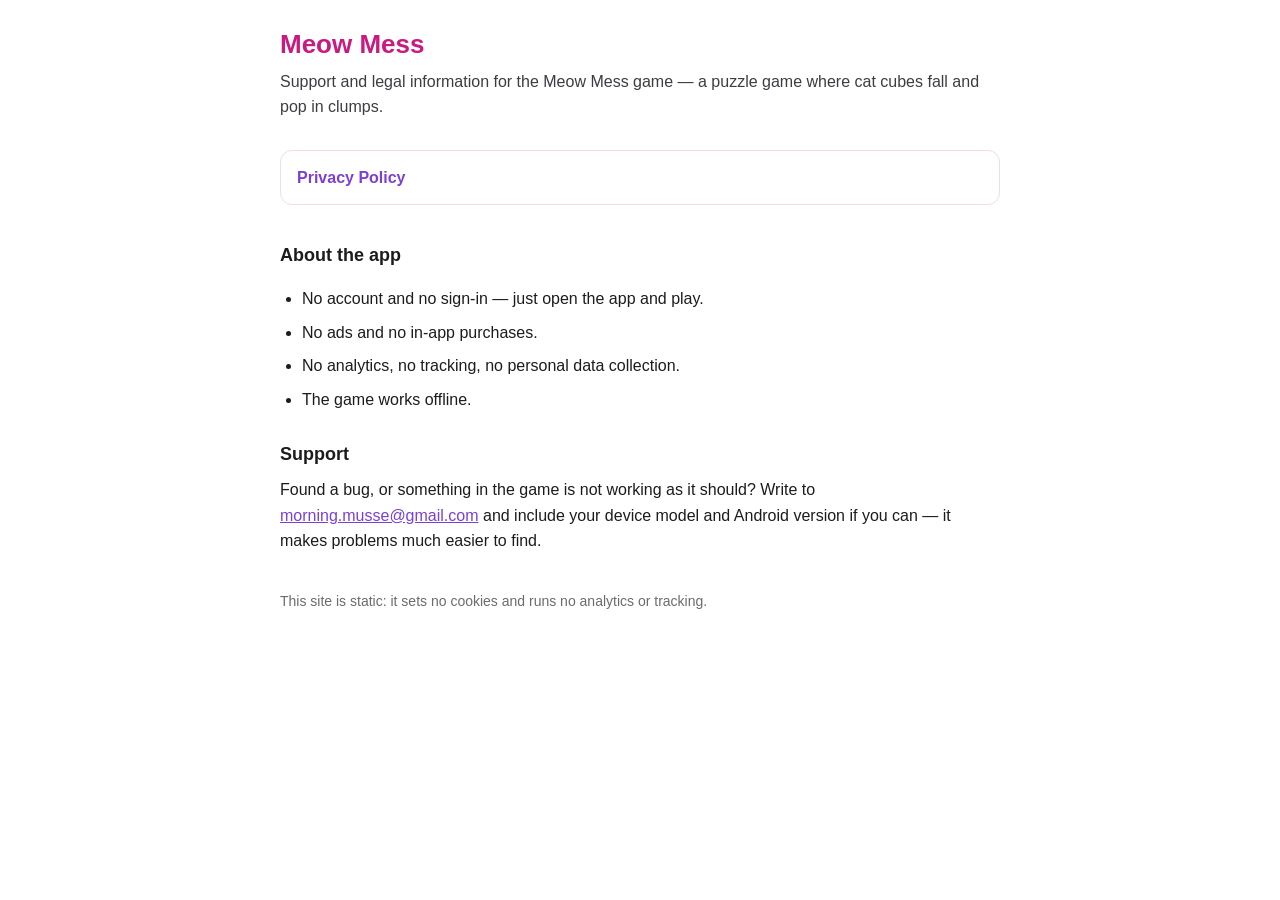
<file: index.html>
<!DOCTYPE html>
<html lang="en">
<head>
<meta charset="utf-8">
<meta name="viewport" content="width=device-width, initial-scale=1">
<title>Meow Mess support</title>
<meta name="description" content="Support and privacy information for the Meow Mess cat-puzzle game.">
<link rel="stylesheet" href="style.css">
</head>
<body>
<main>
  <h1>Meow Mess</h1>
  <p class="lead">Support and legal information for the Meow Mess game — a puzzle game where cat cubes fall and pop in clumps.</p>

  <ul class="cards">
    <li><a href="privacy/">Privacy Policy</a></li>
  </ul>

  <h2>About the app</h2>
  <ul>
    <li>No account and no sign-in — just open the app and play.</li>
    <li>No ads and no in-app purchases.</li>
    <li>No analytics, no tracking, no personal data collection.</li>
    <li>The game works offline.</li>
  </ul>

  <h2>Support</h2>
  <p>Found a bug, or something in the game is not working as it should? Write to
  <a href="mailto:morning.musse@gmail.com">morning.musse@gmail.com</a> and include
  your device model and Android version if you can — it makes problems much
  easier to find.</p>

  <footer>
    <p>This site is static: it sets no cookies and runs no analytics or tracking.</p>
  </footer>
</main>
</body>
</html>
</file>
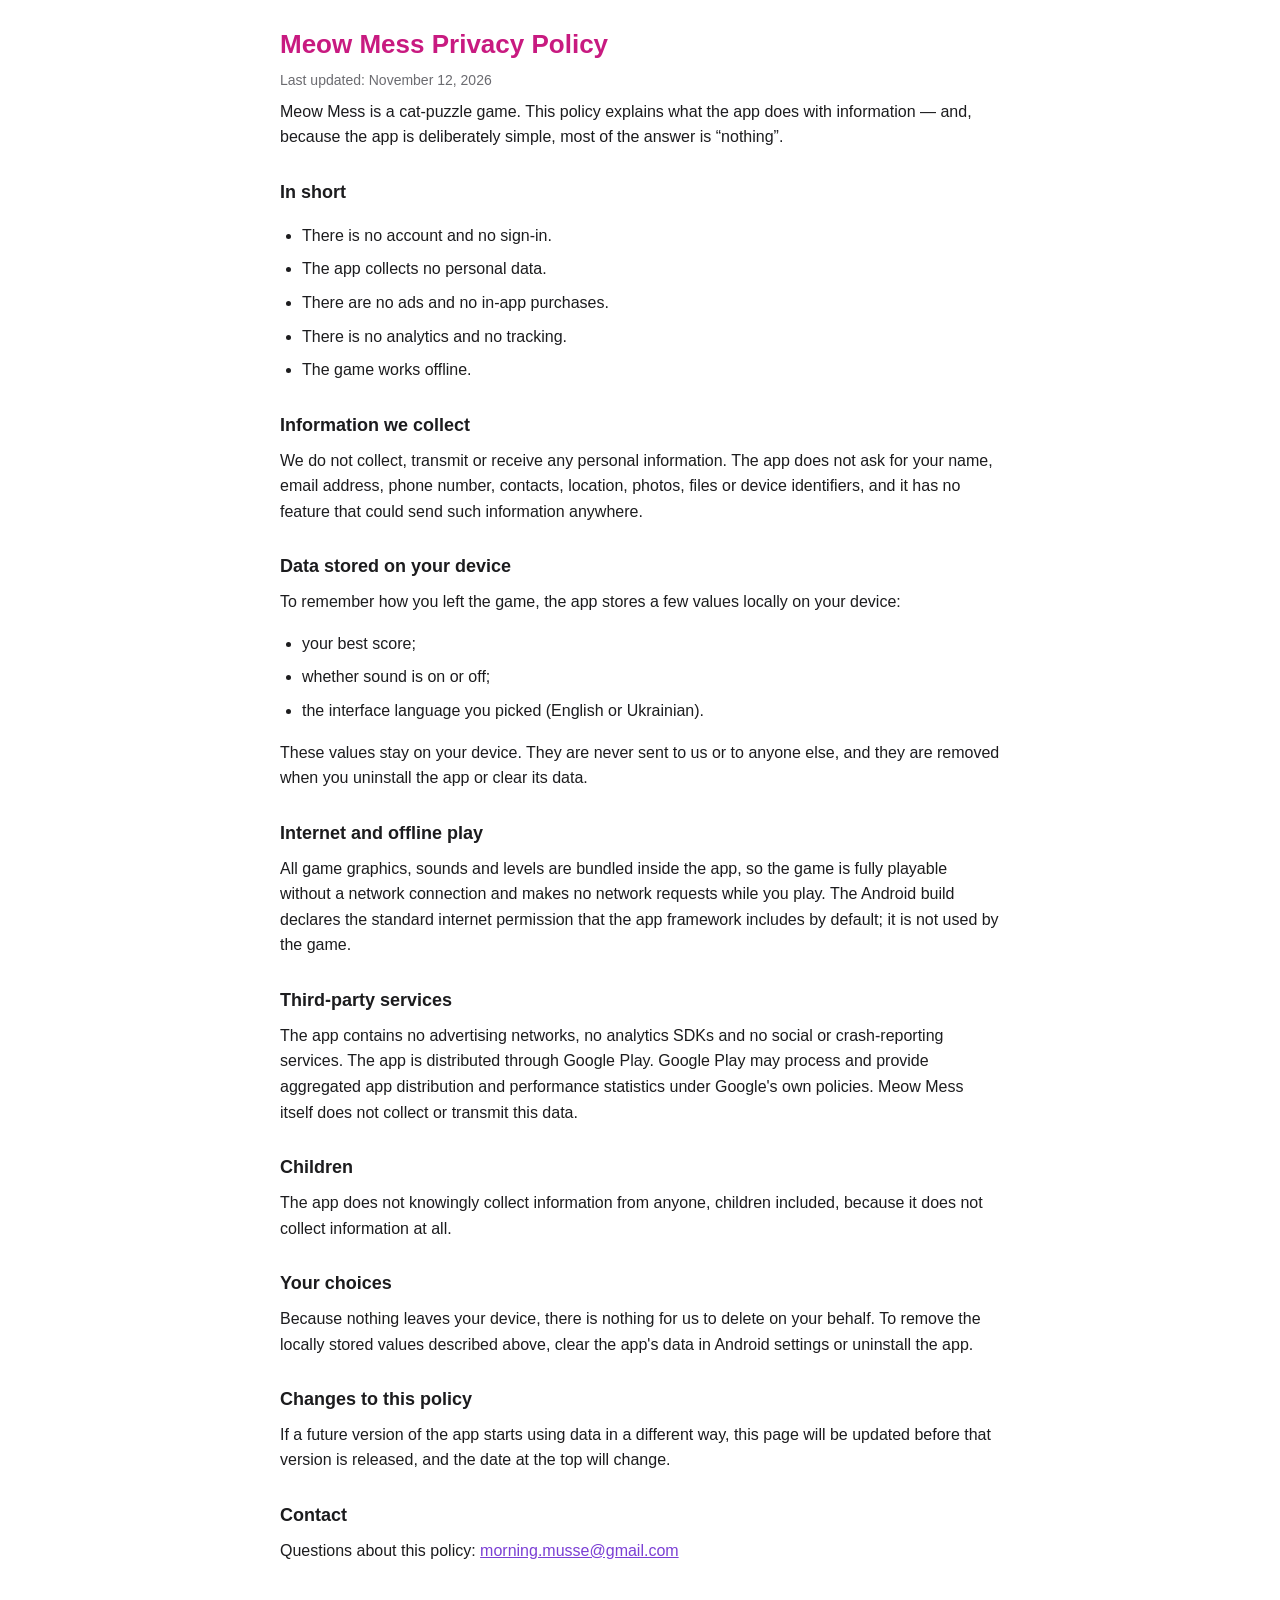
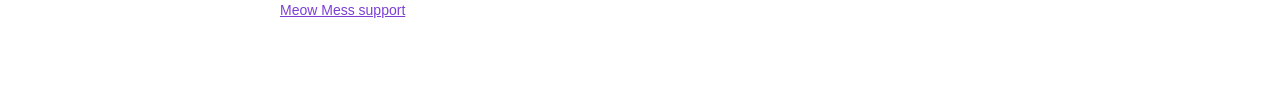
<file: privacy/index.html>
<!DOCTYPE html>
<html lang="en">
<head>
<meta charset="utf-8">
<meta name="viewport" content="width=device-width, initial-scale=1">
<title>Meow Mess Privacy Policy</title>
<meta name="description" content="Privacy Policy for the Meow Mess game: no accounts, no ads, no analytics, no personal data collection.">
<link rel="stylesheet" href="../style.css">
</head>
<body>
<main>
  <h1>Meow Mess Privacy Policy</h1>
  <p class="meta">Last updated: November 12, 2026</p>

  <p>Meow Mess is a cat-puzzle game. This policy explains what the app does with
  information — and, because the app is deliberately simple, most of the answer
  is “nothing”.</p>

  <h2>In short</h2>
  <ul>
    <li>There is no account and no sign-in.</li>
    <li>The app collects no personal data.</li>
    <li>There are no ads and no in-app purchases.</li>
    <li>There is no analytics and no tracking.</li>
    <li>The game works offline.</li>
  </ul>

  <h2>Information we collect</h2>
  <p>We do not collect, transmit or receive any personal information. The app
  does not ask for your name, email address, phone number, contacts, location,
  photos, files or device identifiers, and it has no feature that could send such
  information anywhere.</p>

  <h2>Data stored on your device</h2>
  <p>To remember how you left the game, the app stores a few values locally on
  your device:</p>
  <ul>
    <li>your best score;</li>
    <li>whether sound is on or off;</li>
    <li>the interface language you picked (English or Ukrainian).</li>
  </ul>
  <p>These values stay on your device. They are never sent to us or to anyone
  else, and they are removed when you uninstall the app or clear its data.</p>

  <h2>Internet and offline play</h2>
  <p>All game graphics, sounds and levels are bundled inside the app, so the game
  is fully playable without a network connection and makes no network requests
  while you play. The Android build declares the standard internet permission
  that the app framework includes by default; it is not used by the game.</p>

  <h2>Third-party services</h2>
  <p>The app contains no advertising networks, no analytics SDKs and no social
  or crash-reporting services. The app is distributed through Google Play.
  Google Play may process and provide aggregated app distribution and
  performance statistics under Google's own policies. Meow Mess itself does not
  collect or transmit this data.</p>

  <h2>Children</h2>
  <p>The app does not knowingly collect information from anyone, children
  included, because it does not collect information at all.</p>

  <h2>Your choices</h2>
  <p>Because nothing leaves your device, there is nothing for us to delete on
  your behalf. To remove the locally stored values described above, clear the
  app's data in Android settings or uninstall the app.</p>

  <h2>Changes to this policy</h2>
  <p>If a future version of the app starts using data in a different way, this
  page will be updated before that version is released, and the date at the top
  will change.</p>

  <h2>Contact</h2>
  <p>Questions about this policy:
  <a href="mailto:morning.musse@gmail.com">morning.musse@gmail.com</a></p>

  <footer>
    <p><a href="../index.html">Meow Mess support</a></p>
  </footer>
</main>
</body>
</html>
</file>
<file: style.css>
:root { color-scheme: light; }
* { box-sizing: border-box; }
body {
  margin: 0;
  padding: 28px 20px 56px;
  background: #ffffff;
  color: #1c1c1e;
  font-family: -apple-system, BlinkMacSystemFont, "Segoe UI", Roboto, Arial, sans-serif;
  font-size: 16px;
  line-height: 1.6;
}
main { max-width: 720px; margin: 0 auto; }
h1 { font-size: 26px; line-height: 1.25; margin: 0 0 6px; color: #c81a80; }
h2 { font-size: 18px; margin: 28px 0 8px; }
p, li { margin: 8px 0; }
ul, ol { padding-left: 22px; }
a { color: #7b3fd4; }
.lead { color: #3c3c43; }
.meta { color: #6b6b70; font-size: 14px; }
.cards { list-style: none; padding: 0; margin: 22px 0 0; display: grid; gap: 12px; }
.cards a {
  display: block;
  padding: 14px 16px;
  border: 1px solid #f0dcec;
  border-radius: 12px;
  text-decoration: none;
  font-weight: 600;
}
.cards a:hover { background: #fdf2f8; }
footer { margin-top: 36px; color: #6b6b70; font-size: 14px; }
@media (max-width: 480px) {
  body { padding: 20px 16px 44px; }
  h1 { font-size: 22px; }
}
</file>
